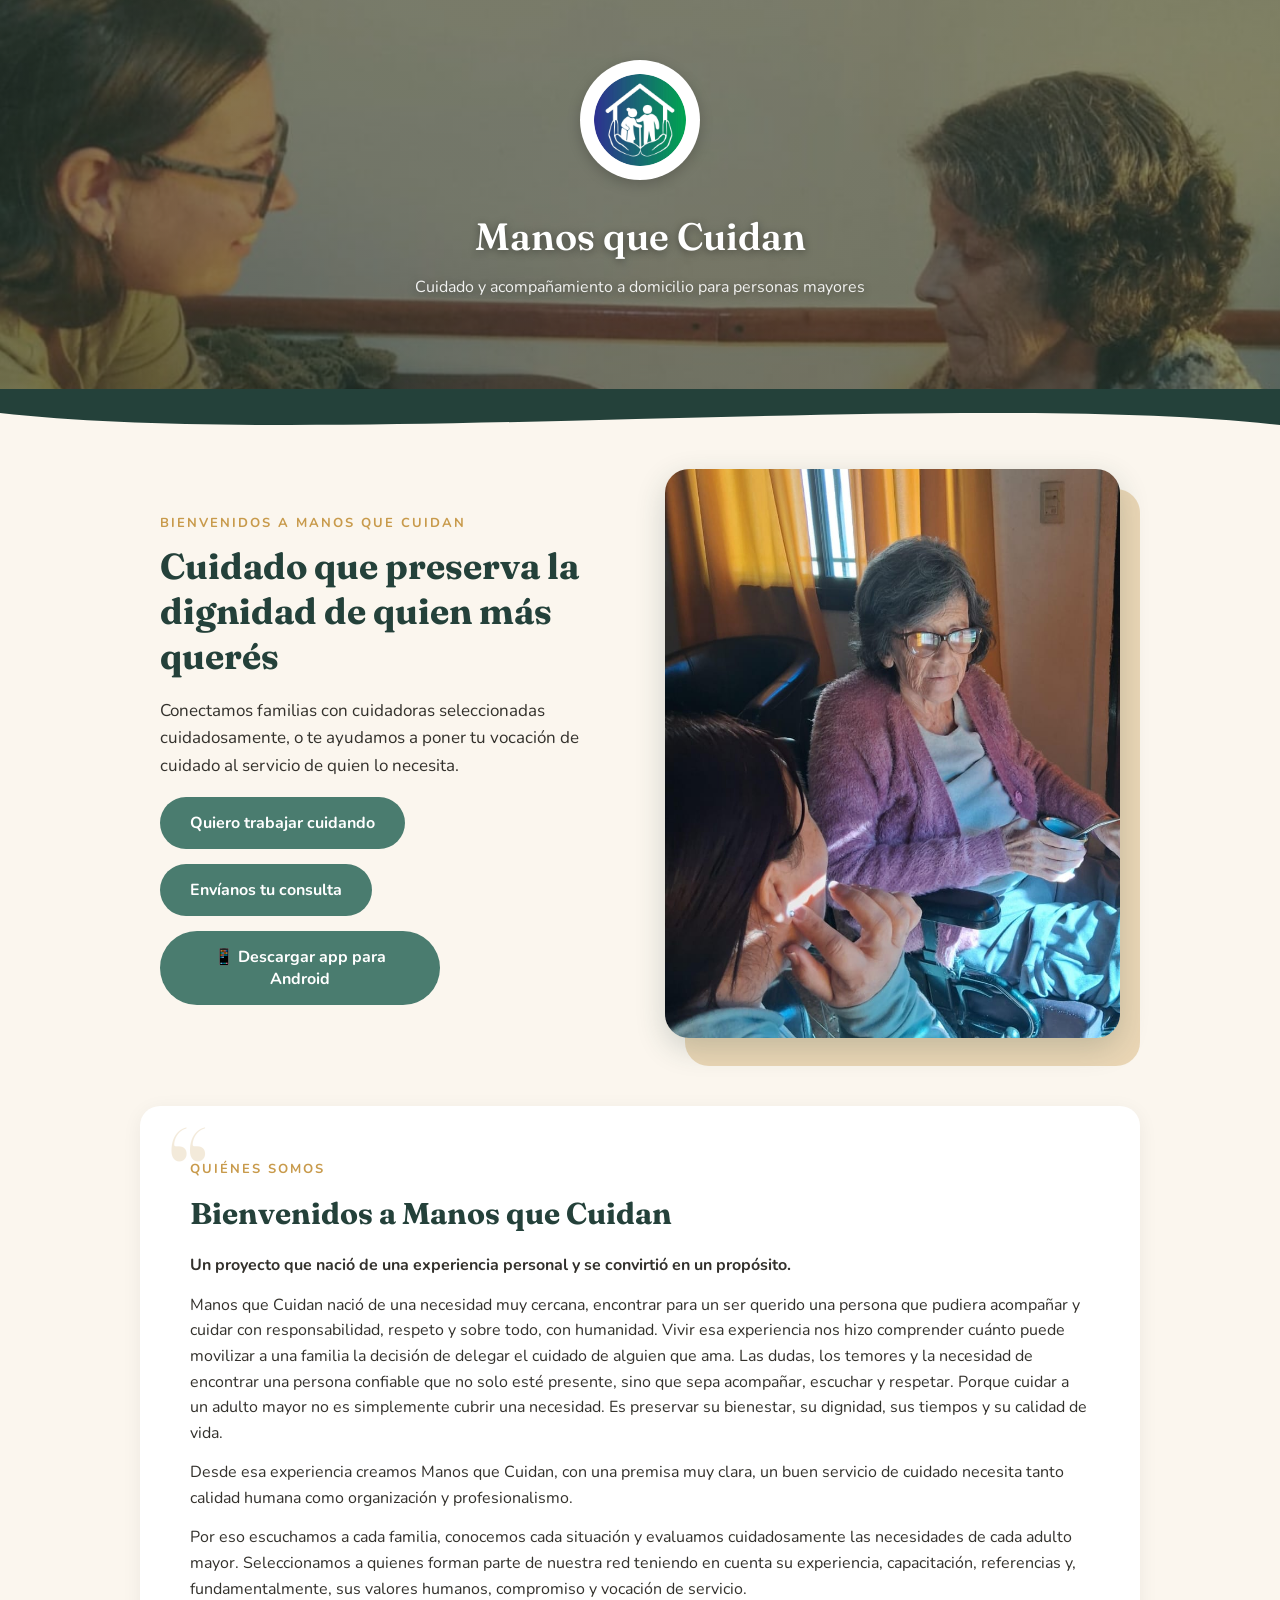
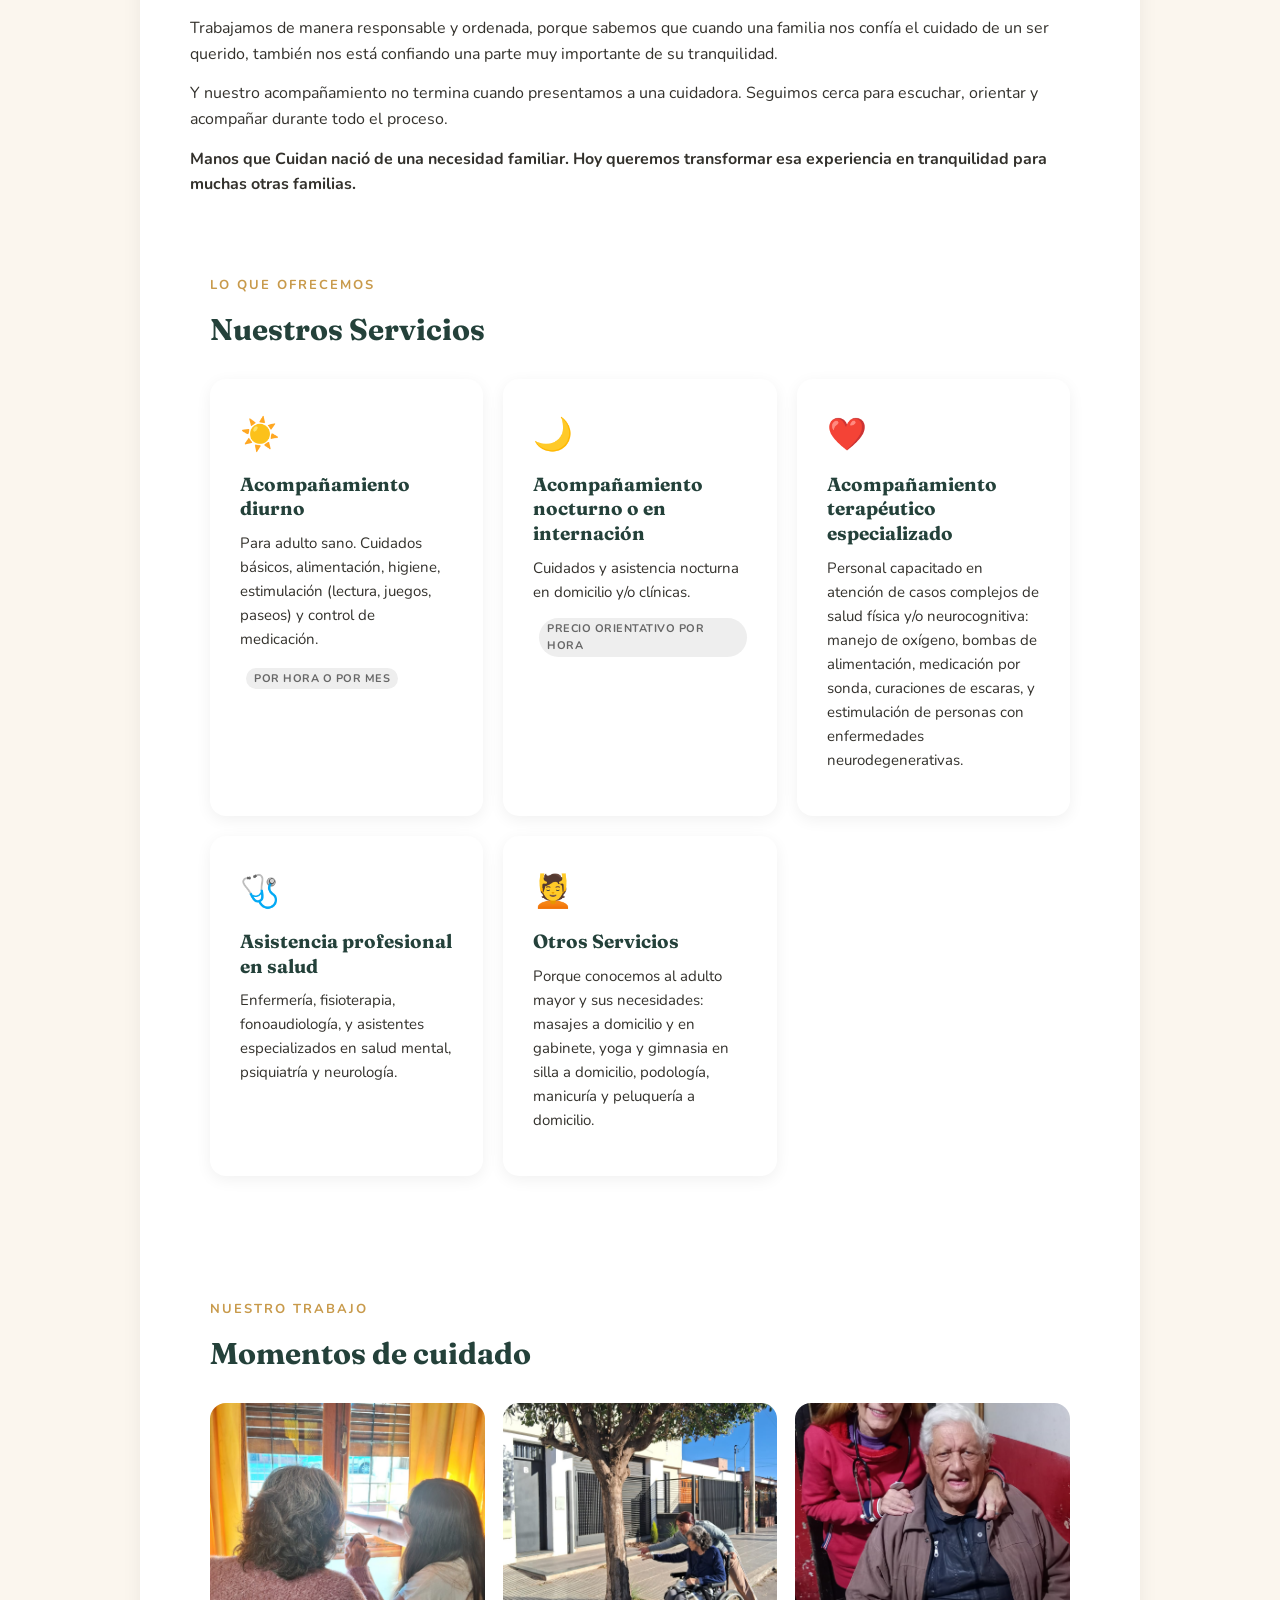
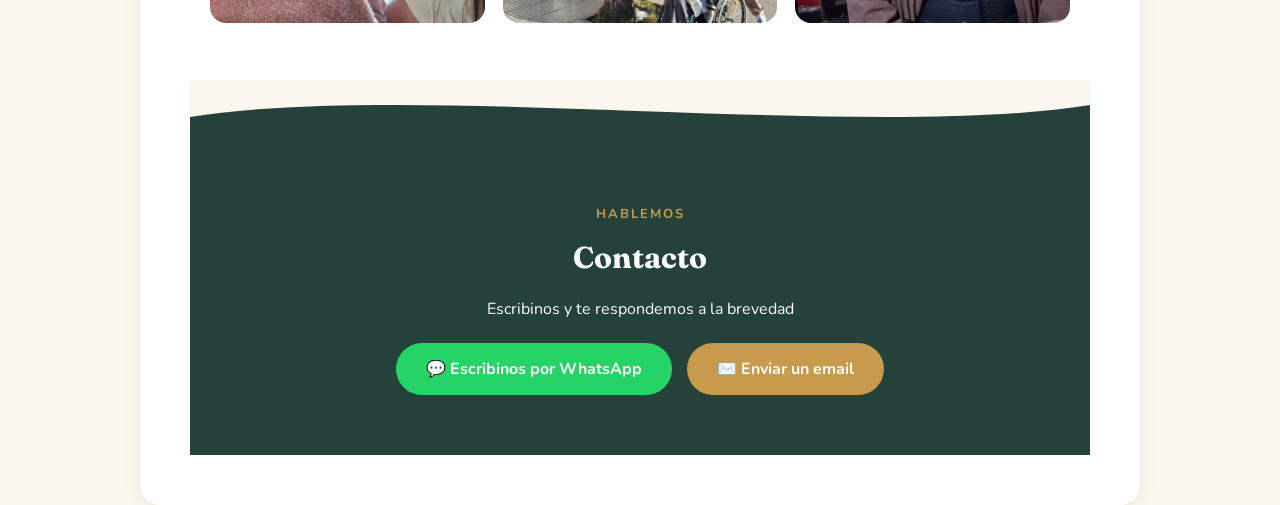
<file: index.html>
<!DOCTYPE html>
<html lang="es">
<head>
    <meta charset="UTF-8">
    <meta name="viewport" content="width=device-width, initial-scale=1.0">
    <title>Manos que Cuidan</title>
    <link rel="preconnect" href="https://fonts.googleapis.com">
    <link rel="preconnect" href="https://fonts.gstatic.com" crossorigin>
    <link href="https://fonts.googleapis.com/css2?family=Fraunces:opsz,wght@9..144,600;9..144,700&family=Nunito:wght@400;600;700;800&display=swap" rel="stylesheet">
    <link rel="stylesheet" href="style.css?v=2">
</head>
<body>

    <header>
        <img src="Imagenes/logo.jpeg" alt="Logo Manos que Cuidan" class="logo">
        <h1>Manos que Cuidan</h1>
        <p>Cuidado y acompañamiento a domicilio para personas mayores</p>
    </header>

    <div class="ola ola-verde-crema">
        <svg viewBox="0 0 1440 100" preserveAspectRatio="none"><path d="M0,40 C360,100 1080,0 1440,60 L1440,100 L0,100 Z"></path></svg>
    </div>

    <section id="inicio" class="hero">
        <div class="hero-texto">
            <span class="eyebrow">Bienvenidos a Manos que Cuidan</span>
            <h2>Cuidado que preserva la dignidad de quien más querés</h2>
            <p>Conectamos familias con cuidadoras seleccionadas cuidadosamente, o te ayudamos a poner tu vocación de cuidado al servicio de quien lo necesita.</p>
            <div class="hero-botones">
                <a href="postulate.html?tipo=cuidador">
                    <button>Quiero trabajar cuidando</button>
                </a>
                <a href="postulate.html?tipo=paciente">
    <button>Envíanos tu consulta</button>
</a>

<a href="https://github.com/morcillos-jp/manossquecuidan-web/releases/latest/download/manos-que-cuidan.apk">
    <button>📱 Descargar app para Android</button>
</a>
            </div>
        </div>
        <div class="hero-imagen">
            <img src="Imagenes/principal.jpg" alt="Cuidado de personas mayores">
        </div>
    </section>

  <section id="sobre-nosotros">
    <span class="eyebrow">Quiénes somos</span>
    <h2>Bienvenidos a Manos que Cuidan</h2>
    <p><strong>Un proyecto que nació de una experiencia personal y se convirtió en un propósito.</strong></p>
    <p>Manos que Cuidan nació de una necesidad muy cercana, encontrar para un ser querido una persona que pudiera acompañar y cuidar con responsabilidad, respeto y sobre todo, con humanidad. Vivir esa experiencia nos hizo comprender cuánto puede movilizar a una familia la decisión de delegar el cuidado de alguien que ama. Las dudas, los temores y la necesidad de encontrar una persona confiable que no solo esté presente, sino que sepa acompañar, escuchar y respetar. Porque cuidar a un adulto mayor no es simplemente cubrir una necesidad. Es preservar su bienestar, su dignidad, sus tiempos y su calidad de vida.</p>
    <p>Desde esa experiencia creamos Manos que Cuidan, con una premisa muy clara, un buen servicio de cuidado necesita tanto calidad humana como organización y profesionalismo.</p>
    <p>Por eso escuchamos a cada familia, conocemos cada situación y evaluamos cuidadosamente las necesidades de cada adulto mayor. Seleccionamos a quienes forman parte de nuestra red teniendo en cuenta su experiencia, capacitación, referencias y, fundamentalmente, sus valores humanos, compromiso y vocación de servicio.</p>
    <p>Trabajamos de manera responsable y ordenada, porque sabemos que cuando una familia nos confía el cuidado de un ser querido, también nos está confiando una parte muy importante de su tranquilidad.</p>
    <p>Y nuestro acompañamiento no termina cuando presentamos a una cuidadora. Seguimos cerca para escuchar, orientar y acompañar durante todo el proceso.</p>
    <p><strong>Manos que Cuidan nació de una necesidad familiar. Hoy queremos transformar esa experiencia en tranquilidad para muchas otras familias.</strong></p>
<section id="servicios">
    <span class="eyebrow">Lo que ofrecemos</span>
    <h2>Nuestros Servicios</h2>
    <div class="servicios-grid">

        <div class="servicio-card">
            <span class="servicio-icono">☀️</span>
            <h3>Acompañamiento diurno</h3>
            <p>Para adulto sano. Cuidados básicos, alimentación, higiene, estimulación (lectura, juegos, paseos) y control de medicación.</p>
            <span class="badge-opcional">Por hora o por mes</span>
        </div>

        <div class="servicio-card">
            <span class="servicio-icono">🌙</span>
            <h3>Acompañamiento nocturno o en internación</h3>
            <p>Cuidados y asistencia nocturna en domicilio y/o clínicas.</p>
            <span class="badge-opcional">Precio orientativo por hora</span>
        </div>

        <div class="servicio-card">
            <span class="servicio-icono">❤️</span>
            <h3>Acompañamiento terapéutico especializado</h3>
            <p>Personal capacitado en atención de casos complejos de salud física y/o neurocognitiva: manejo de oxígeno, bombas de alimentación, medicación por sonda, curaciones de escaras, y estimulación de personas con enfermedades neurodegenerativas.</p>
        </div>

        <div class="servicio-card">
            <span class="servicio-icono">🩺</span>
            <h3>Asistencia profesional en salud</h3>
            <p>Enfermería, fisioterapia, fonoaudiología, y asistentes especializados en salud mental, psiquiatría y neurología.</p>
        </div>

        <div class="servicio-card">
            <span class="servicio-icono">💆</span>
            <h3>Otros Servicios</h3>
            <p>Porque conocemos al adulto mayor y sus necesidades: masajes a domicilio y en gabinete, yoga y gimnasia en silla a domicilio, podología, manicuría y peluquería a domicilio.</p>
        </div>

    </div>
</section>
    <section id="galeria">
        <span class="eyebrow">Nuestro trabajo</span>
        <h2>Momentos de cuidado</h2>
        <div class="galeria-grid">
            <img src="Imagenes/foto1.jpg" alt="Cuidado y compañía">
            <img src="Imagenes/foto2.jpg" alt="Acompañamiento a personas mayores">
            <img src="Imagenes/foto3.jpg" alt="Cuidado profesional">
        </div>
    </section>

    <div class="ola ola-crema-verde">
        <svg viewBox="0 0 1440 100" preserveAspectRatio="none"><path d="M0,60 C360,0 1080,100 1440,40 L1440,100 L0,100 Z"></path></svg>
    </div>

    <section id="contacto">
        <span class="eyebrow">Hablemos</span>
        <h2>Contacto</h2>
        <p>Escribinos y te respondemos a la brevedad</p>
        <div class="botones-contacto">
            <a href="https://wa.me/5493518016745" target="_blank">
                <button class="btn-whatsapp">💬 Escribinos por WhatsApp</button>
            </a>
            <a href="mailto:manossquecuidan.26@gmail.com">
                <button class="btn-email">✉️ Enviar un email</button>
            </a>
        </div>
    </section>

    <script src="script.js"></script>
</body>
</html>
</file>
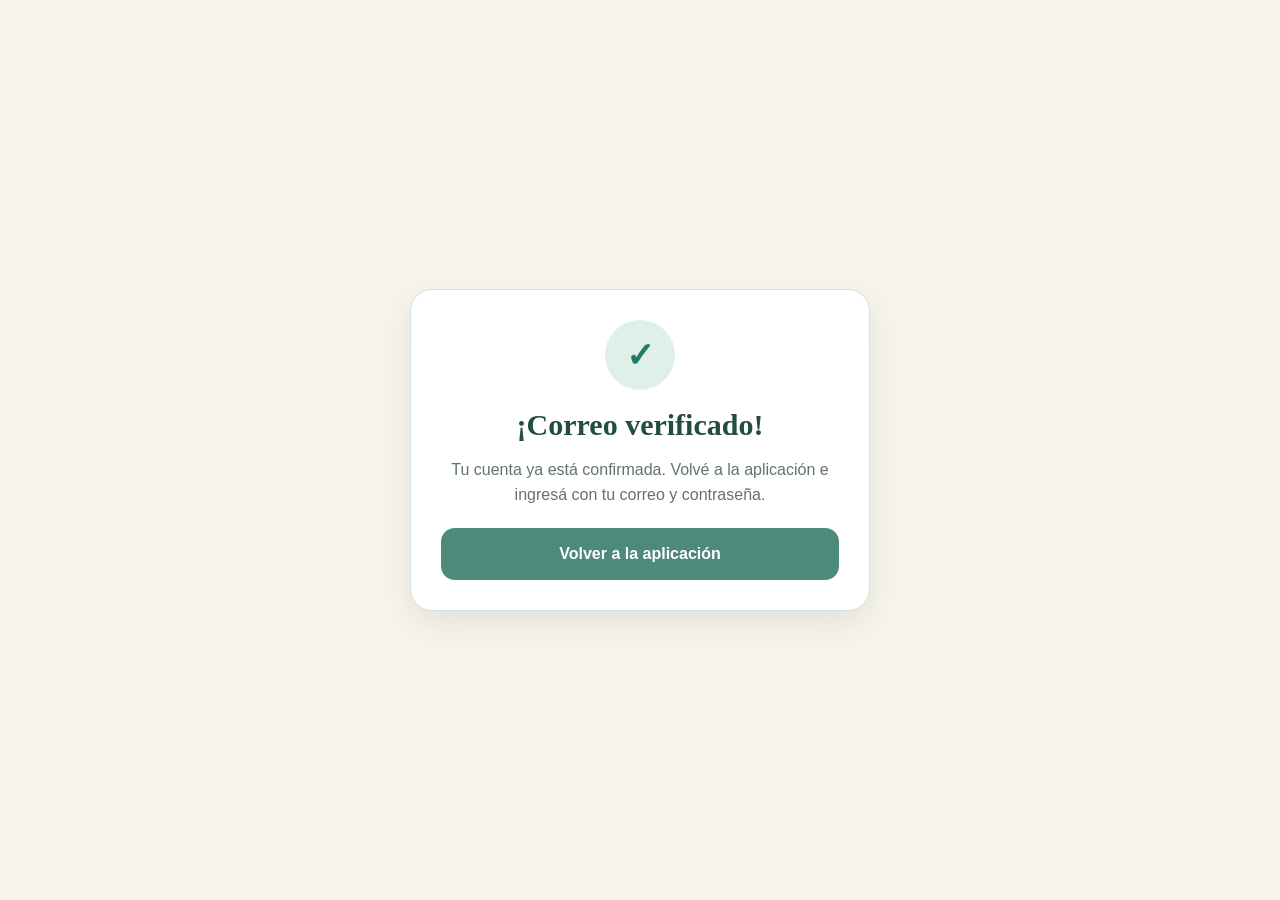
<file: confirmacion.html>
<!doctype html>
<html lang="es">
<head>
  <meta charset="utf-8">
  <meta name="viewport" content="width=device-width,initial-scale=1">
  <meta name="theme-color" content="#214d43">
  <title>Correo verificado | Manos que Cuidan</title>
  <style>
    *{box-sizing:border-box}body{margin:0;font-family:Arial,sans-serif;background:#f8f4ec;color:#18312d;min-height:100vh;display:grid;place-items:center;padding:20px}.card{width:min(460px,100%);background:#fff;border:1px solid #d5e1dd;border-radius:22px;padding:30px;text-align:center;box-shadow:0 12px 32px #18312d18}.mark{width:70px;height:70px;border-radius:50%;display:grid;place-items:center;margin:0 auto 18px;background:#dff0e8;color:#247a68;font-size:34px;font-weight:800}h1{margin:0 0 10px;color:#214d43;font-family:Georgia,serif;font-size:30px}p{line-height:1.55;color:#61736f}.app-link{width:100%;min-height:52px;border-radius:14px;background:#4d8a7b;color:#fff;font-size:16px;font-weight:700;margin-top:20px;display:flex;align-items:center;justify-content:center;text-decoration:none}.error .mark{background:#f8dddd;color:#8a2520}
  </style>
</head>
<body>
  <main id="card" class="card">
    <div id="mark" class="mark">✓</div>
    <h1 id="title">¡Correo verificado!</h1>
    <p id="message">Tu cuenta ya está confirmada. Volvé a la aplicación e ingresá con tu correo y contraseña.</p>
    <a class="app-link" href="manosquecuidan://">Volver a la aplicación</a>
  </main>
  <script>
    const params=new URLSearchParams(location.search),hash=new URLSearchParams(location.hash.replace(/^#/,''));
    if(params.get('error')||hash.get('error')){
      document.getElementById('card').classList.add('error');
      document.getElementById('mark').textContent='!';
      document.getElementById('title').textContent='No pudimos verificar el correo';
      document.getElementById('message').textContent='El enlace venció o ya fue utilizado. Volvé a la aplicación e iniciá sesión para solicitar uno nuevo.';
    }
    history.replaceState({},document.title,location.pathname);
  </script>
</body>
</html>
</file>
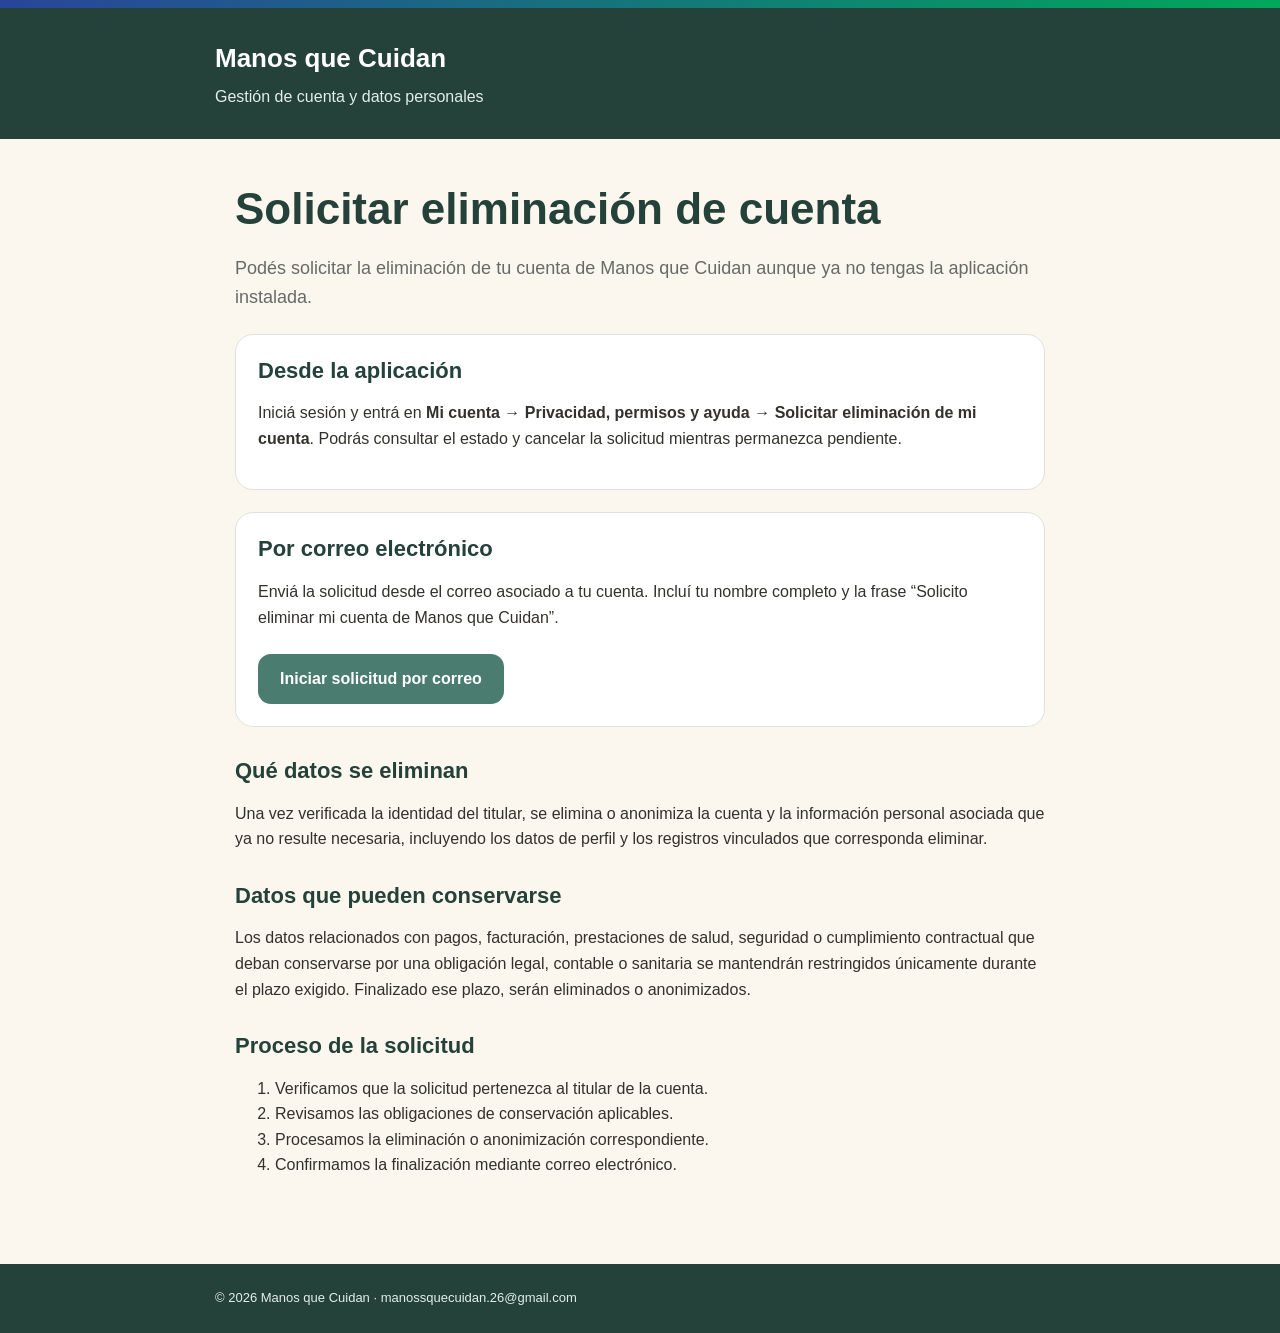
<file: eliminar-cuenta.html>
<!doctype html>
<html lang="es-AR">
<head>
  <meta charset="utf-8">
  <meta name="viewport" content="width=device-width, initial-scale=1">
  <meta name="description" content="Solicitud de eliminación de cuenta y datos de Manos que Cuidan.">
  <title>Eliminar cuenta | Manos que Cuidan</title>
  <style>
    :root {
      --azul: #29459a;
      --verde: #4a7c6f;
      --verde-oscuro: #24413a;
      --crema: #fbf6ee;
      --texto: #33312c;
      --gris: #666b67;
      --borde: #dfe2dc;
    }
    * { box-sizing: border-box; }
    body {
      margin: 0;
      background: var(--crema);
      color: var(--texto);
      font-family: Arial, sans-serif;
      line-height: 1.6;
    }
    .top { height: 8px; background: linear-gradient(90deg, var(--azul), #00a85a); }
    header { background: var(--verde-oscuro); color: white; padding: 30px 20px; }
    header div, main, footer div { width: min(850px, 100%); margin: auto; }
    .brand { font-size: 26px; font-weight: 700; margin: 0; }
    .subtitle { color: #e4eee9; margin: 4px 0 0; }
    main { padding: 42px 20px 70px; }
    h1, h2 { color: var(--verde-oscuro); line-height: 1.25; }
    h1 { font-size: clamp(30px, 6vw, 44px); margin: 0 0 12px; }
    h2 { font-size: 22px; margin: 30px 0 8px; }
    .intro { color: var(--gris); font-size: 18px; }
    .card {
      background: white;
      border: 1px solid var(--borde);
      border-radius: 18px;
      margin: 22px 0;
      padding: 22px;
    }
    .card h2 { margin-top: 0; }
    .button {
      display: inline-flex;
      align-items: center;
      justify-content: center;
      min-height: 50px;
      margin-top: 8px;
      padding: 0 22px;
      border-radius: 13px;
      background: var(--verde);
      color: white;
      font-weight: 700;
      text-decoration: none;
    }
    a { color: var(--verde); font-weight: 700; }
    footer { background: var(--verde-oscuro); color: #e4eee9; padding: 24px 20px; font-size: 13px; }
  </style>
</head>
<body>
  <div class="top"></div>
  <header>
    <div>
      <p class="brand">Manos que Cuidan</p>
      <p class="subtitle">Gestión de cuenta y datos personales</p>
    </div>
  </header>

  <main>
    <h1>Solicitar eliminación de cuenta</h1>
    <p class="intro">Podés solicitar la eliminación de tu cuenta de Manos que Cuidan aunque ya no tengas la aplicación instalada.</p>

    <section class="card">
      <h2>Desde la aplicación</h2>
      <p>Iniciá sesión y entrá en <strong>Mi cuenta → Privacidad, permisos y ayuda → Solicitar eliminación de mi cuenta</strong>. Podrás consultar el estado y cancelar la solicitud mientras permanezca pendiente.</p>
    </section>

    <section class="card">
      <h2>Por correo electrónico</h2>
      <p>Enviá la solicitud desde el correo asociado a tu cuenta. Incluí tu nombre completo y la frase “Solicito eliminar mi cuenta de Manos que Cuidan”.</p>
      <a class="button" href="mailto:manossquecuidan.26@gmail.com?subject=Solicitud%20de%20eliminaci%C3%B3n%20de%20cuenta&body=Nombre%20completo%3A%0ACorreo%20asociado%20a%20la%20cuenta%3A%0A%0ASolicito%20eliminar%20mi%20cuenta%20de%20Manos%20que%20Cuidan.">Iniciar solicitud por correo</a>
    </section>

    <h2>Qué datos se eliminan</h2>
    <p>Una vez verificada la identidad del titular, se elimina o anonimiza la cuenta y la información personal asociada que ya no resulte necesaria, incluyendo los datos de perfil y los registros vinculados que corresponda eliminar.</p>

    <h2>Datos que pueden conservarse</h2>
    <p>Los datos relacionados con pagos, facturación, prestaciones de salud, seguridad o cumplimiento contractual que deban conservarse por una obligación legal, contable o sanitaria se mantendrán restringidos únicamente durante el plazo exigido. Finalizado ese plazo, serán eliminados o anonimizados.</p>

    <h2>Proceso de la solicitud</h2>
    <ol>
      <li>Verificamos que la solicitud pertenezca al titular de la cuenta.</li>
      <li>Revisamos las obligaciones de conservación aplicables.</li>
      <li>Procesamos la eliminación o anonimización correspondiente.</li>
      <li>Confirmamos la finalización mediante correo electrónico.</li>
    </ol>
  </main>

  <footer>
    <div>© 2026 Manos que Cuidan · manossquecuidan.26@gmail.com</div>
  </footer>
</body>
</html>
</file>
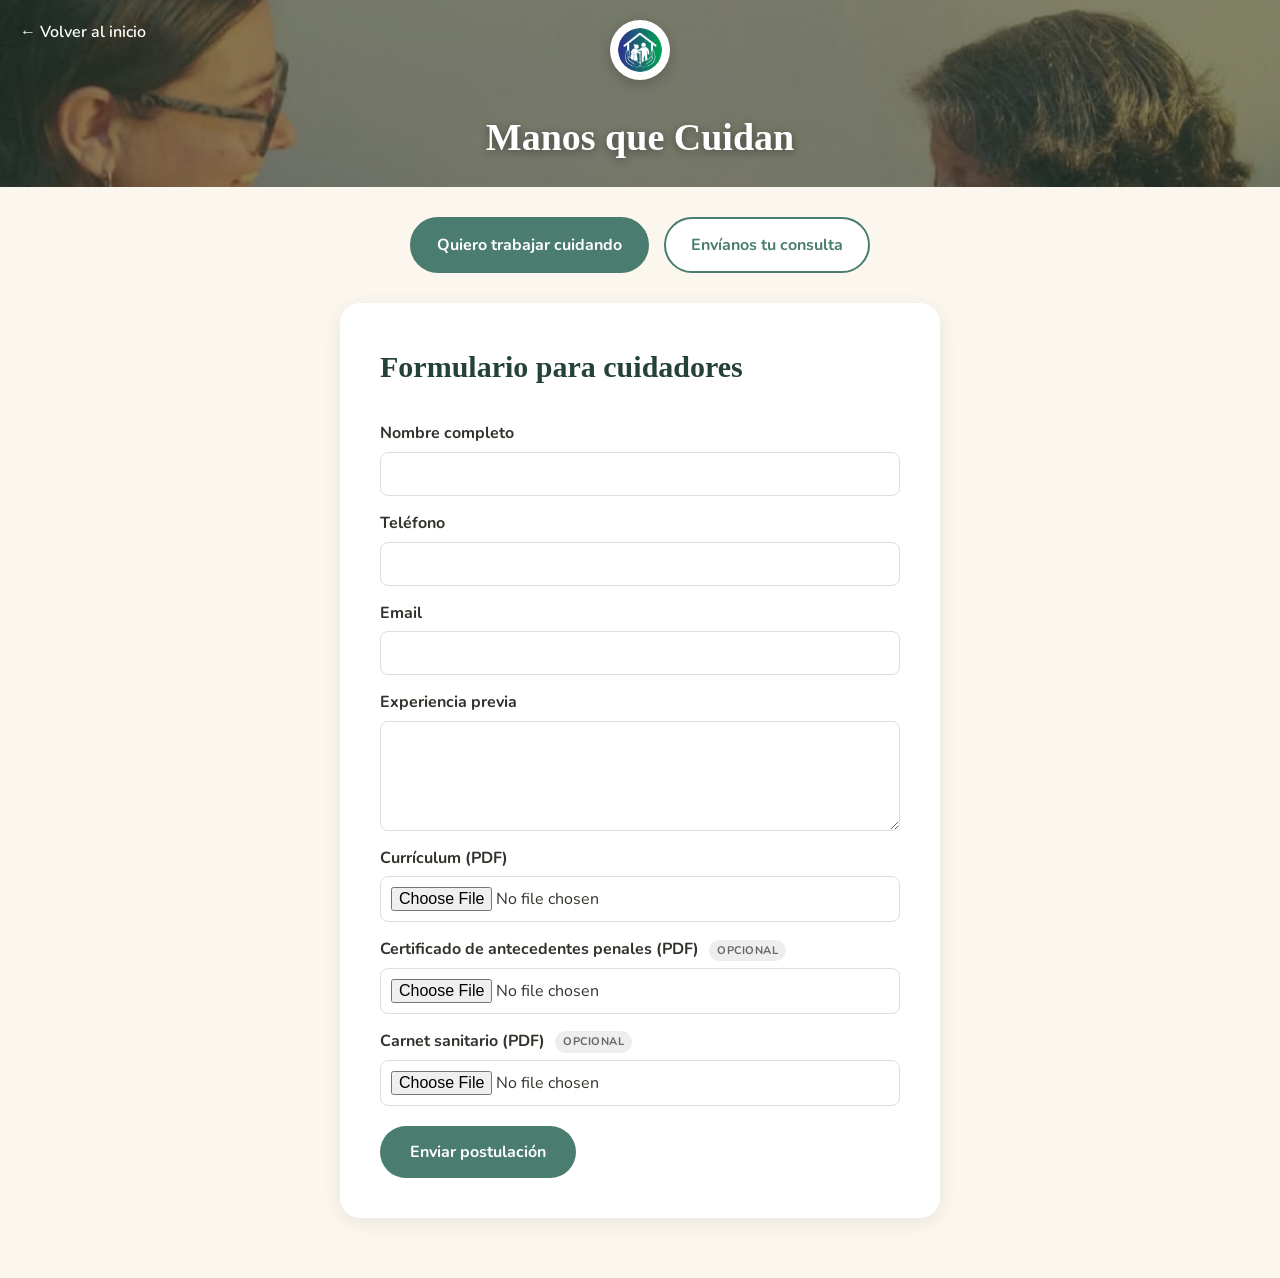
<file: postulate.html>
<!DOCTYPE html>
<html lang="es">
<head>
    <meta charset="UTF-8">
    <meta name="viewport" content="width=device-width, initial-scale=1.0">
    <title>Postulate o solicitá el servicio - Manos que Cuidan</title>
    <link rel="preconnect" href="https://fonts.googleapis.com">
    <link rel="preconnect" href="https://fonts.gstatic.com" crossorigin>
    <link href="https://fonts.googleapis.com/css2?family=Nunito:wght@400;600;700;800&display=swap" rel="stylesheet">
    <link rel="stylesheet" href="style.css?v=2">
</head>
<body class="pagina-formularios">

    <header class="header-chico">
        <a href="index.html" class="volver">← Volver al inicio</a>
        <img src="Imagenes/logo.jpeg" alt="Logo Manos que Cuidan" class="logo">
        <h1>Manos que Cuidan</h1>
    </header>

    <div class="selector-formulario">
        <button class="tab-btn activo" onclick="mostrarFormulario('cuidador')">Quiero trabajar cuidando</button>
        <button class="tab-btn" onclick="mostrarFormulario('paciente')">Envíanos tu consulta</button>
    </div>

    <section id="panel-cuidadores">
        <h2>Formulario para cuidadores</h2>
        <form id="form-cuidador">
            <label for="nombre-cuidador">Nombre completo</label>
            <input type="text" id="nombre-cuidador" name="nombre" required>

            <label for="telefono-cuidador">Teléfono</label>
            <input type="tel" id="telefono-cuidador" name="telefono" required>

            <label for="email-cuidador">Email</label>
            <input type="email" id="email-cuidador" name="email" required>

            <label for="experiencia">Experiencia previa</label>
            <textarea id="experiencia" name="experiencia" rows="4"></textarea>

            <label for="cv">Currículum (PDF)</label>
            <input type="file" id="cv" name="cv" accept=".pdf" required>

            <label for="antecedentes">Certificado de antecedentes penales (PDF) <span class="badge-opcional">Opcional</span></label>
            <input type="file" id="antecedentes" name="antecedentes" accept=".pdf">

            <label for="carnet">Carnet sanitario (PDF) <span class="badge-opcional">Opcional</span></label>
            <input type="file" id="carnet" name="carnet" accept=".pdf">

            <button type="submit">Enviar postulación</button>
        </form>
    </section>

    <section id="panel-pacientes">
        <h2>Formulario para familias / pacientes</h2>
        <form id="form-paciente">
            <label for="nombre-paciente">Nombre completo</label>
            <input type="text" id="nombre-paciente" name="nombre" required>

            <label for="telefono-paciente">Teléfono</label>
            <input type="tel" id="telefono-paciente" name="telefono" required>

            <label for="email-paciente">Email</label>
            <input type="email" id="email-paciente" name="email" required>

            <label for="tipo-cuidado">¿Qué tipo de cuidado necesitás?</label>
            <select id="tipo-cuidado" name="tipo_cuidado" required>
                <option value="">Seleccioná una opción</option>
                <option value="compania">Compañía</option>
                <option value="cuidados-basicos">Cuidados básicos</option>
                <option value="cuidados-especializados">Cuidados especializados</option>
            </select>

            <label for="zona">Zona / barrio</label>
            <input type="text" id="zona" name="zona" required>

            <label for="comentarios">Comentarios adicionales</label>
            <textarea id="comentarios" name="comentarios" rows="4"></textarea>

            <button type="submit">Enviar consulta</button>
        </form>
    </section>

    <script src="script.js"></script>
</body>
</html>
</file>
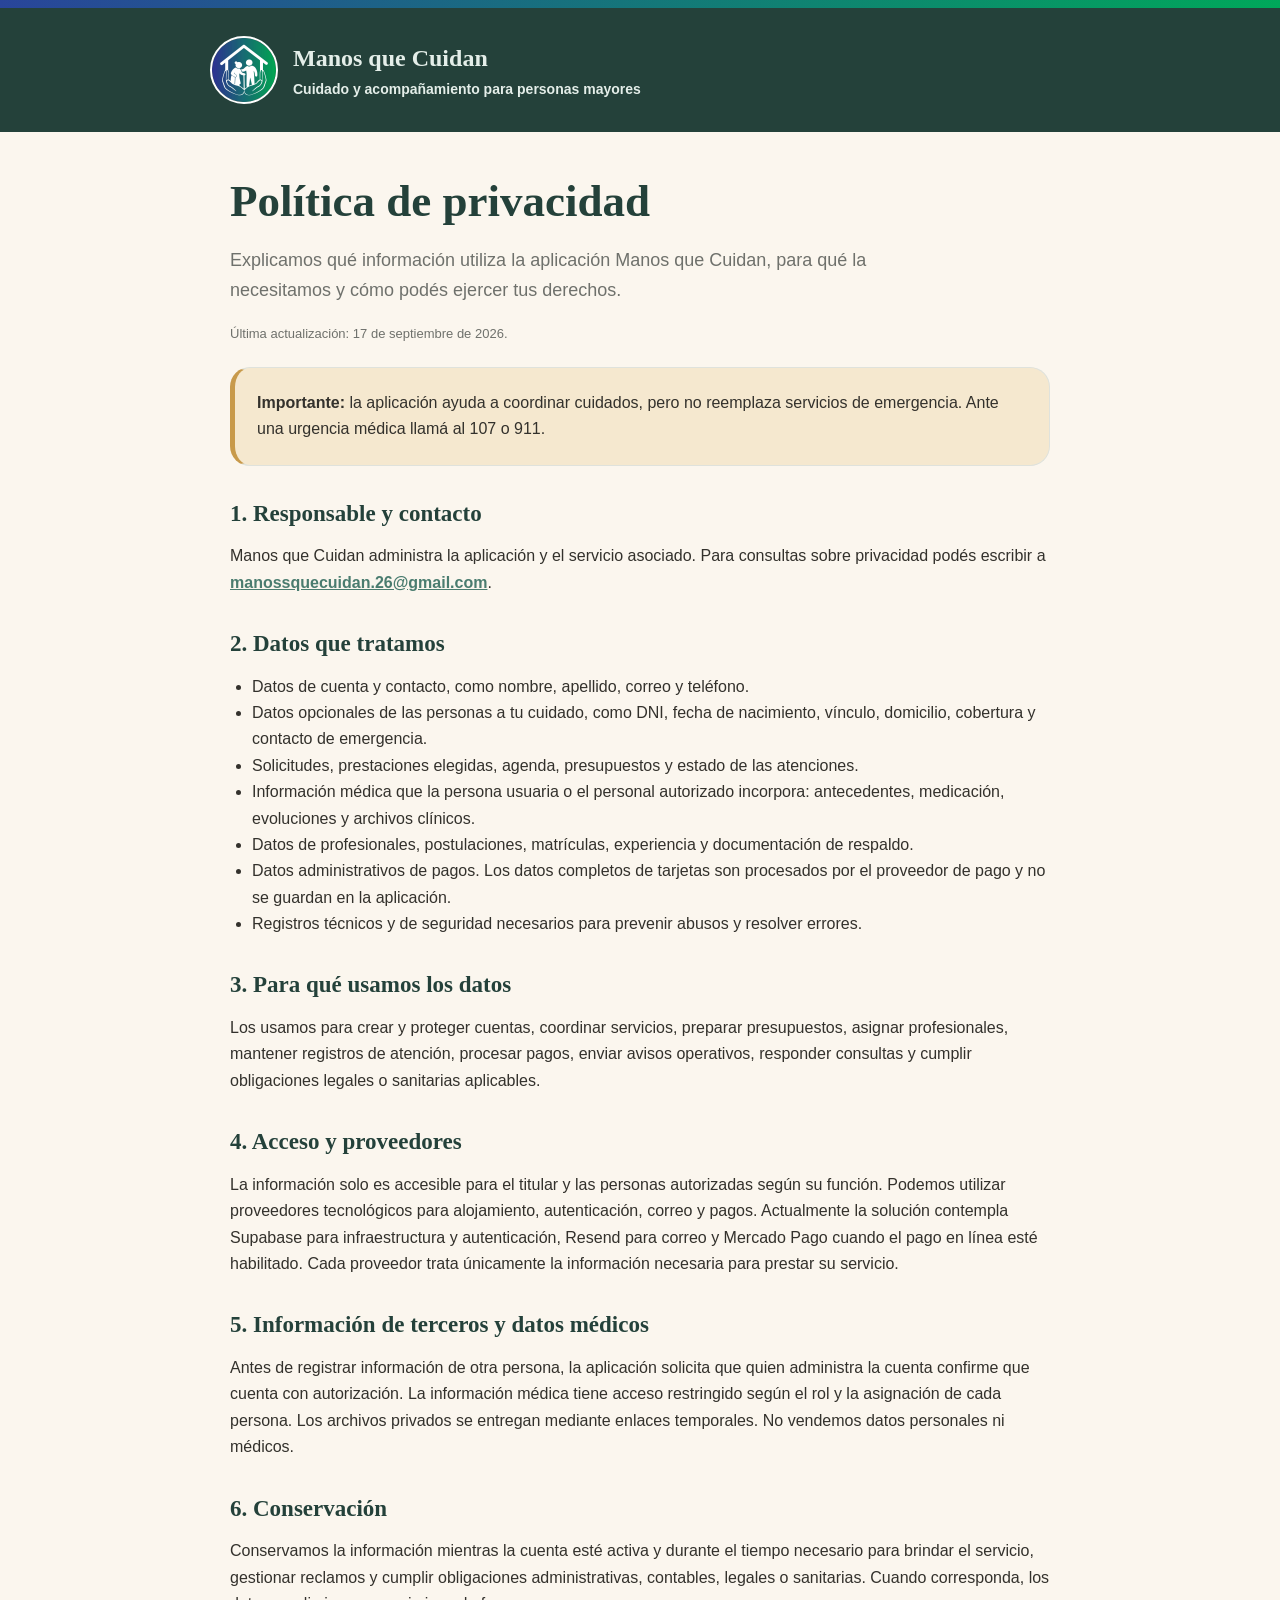
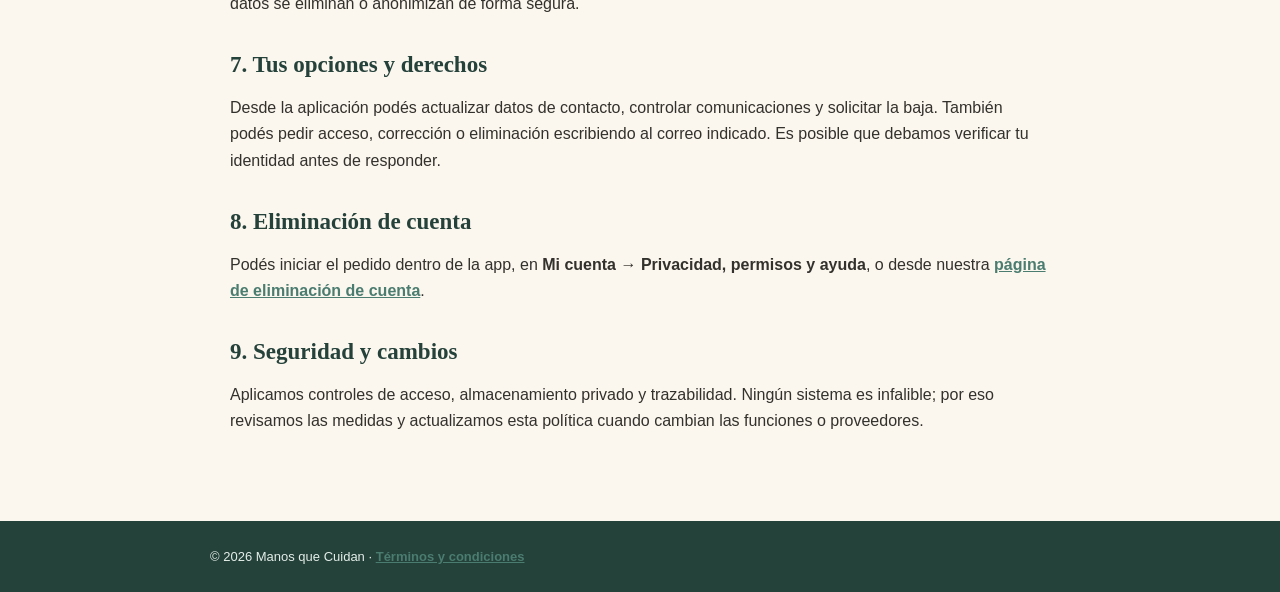
<file: privacidad.html>
<!doctype html>
<html lang="es-AR">
<head><meta charset="utf-8"><meta name="viewport" content="width=device-width,initial-scale=1"><title>Política de privacidad | Manos que Cuidan</title><link rel="stylesheet" href="estilos-app.css"></head>
<body><div class="top"></div><header><div><a class="brand" href="https://manossquecuidan.com.ar"><img src="Imagenes/logo.jpeg" alt=""><span><strong>Manos que Cuidan</strong>Cuidado y acompañamiento para personas mayores</span></a></div></header>
<main>
  <h1>Política de privacidad</h1><p class="intro">Explicamos qué información utiliza la aplicación Manos que Cuidan, para qué la necesitamos y cómo podés ejercer tus derechos.</p><p class="small">Última actualización: 17 de septiembre de 2026.</p>
  <div class="card notice"><strong>Importante:</strong> la aplicación ayuda a coordinar cuidados, pero no reemplaza servicios de emergencia. Ante una urgencia médica llamá al 107 o 911.</div>
  <h2>1. Responsable y contacto</h2><p>Manos que Cuidan administra la aplicación y el servicio asociado. Para consultas sobre privacidad podés escribir a <a href="mailto:manossquecuidan.26@gmail.com">manossquecuidan.26@gmail.com</a>.</p>
  <h2>2. Datos que tratamos</h2><ul><li>Datos de cuenta y contacto, como nombre, apellido, correo y teléfono.</li><li>Datos opcionales de las personas a tu cuidado, como DNI, fecha de nacimiento, vínculo, domicilio, cobertura y contacto de emergencia.</li><li>Solicitudes, prestaciones elegidas, agenda, presupuestos y estado de las atenciones.</li><li>Información médica que la persona usuaria o el personal autorizado incorpora: antecedentes, medicación, evoluciones y archivos clínicos.</li><li>Datos de profesionales, postulaciones, matrículas, experiencia y documentación de respaldo.</li><li>Datos administrativos de pagos. Los datos completos de tarjetas son procesados por el proveedor de pago y no se guardan en la aplicación.</li><li>Registros técnicos y de seguridad necesarios para prevenir abusos y resolver errores.</li></ul>
  <h2>3. Para qué usamos los datos</h2><p>Los usamos para crear y proteger cuentas, coordinar servicios, preparar presupuestos, asignar profesionales, mantener registros de atención, procesar pagos, enviar avisos operativos, responder consultas y cumplir obligaciones legales o sanitarias aplicables.</p>
  <h2>4. Acceso y proveedores</h2><p>La información solo es accesible para el titular y las personas autorizadas según su función. Podemos utilizar proveedores tecnológicos para alojamiento, autenticación, correo y pagos. Actualmente la solución contempla Supabase para infraestructura y autenticación, Resend para correo y Mercado Pago cuando el pago en línea esté habilitado. Cada proveedor trata únicamente la información necesaria para prestar su servicio.</p>
  <h2>5. Información de terceros y datos médicos</h2><p>Antes de registrar información de otra persona, la aplicación solicita que quien administra la cuenta confirme que cuenta con autorización. La información médica tiene acceso restringido según el rol y la asignación de cada persona. Los archivos privados se entregan mediante enlaces temporales. No vendemos datos personales ni médicos.</p>
  <h2>6. Conservación</h2><p>Conservamos la información mientras la cuenta esté activa y durante el tiempo necesario para brindar el servicio, gestionar reclamos y cumplir obligaciones administrativas, contables, legales o sanitarias. Cuando corresponda, los datos se eliminan o anonimizan de forma segura.</p>
  <h2>7. Tus opciones y derechos</h2><p>Desde la aplicación podés actualizar datos de contacto, controlar comunicaciones y solicitar la baja. También podés pedir acceso, corrección o eliminación escribiendo al correo indicado. Es posible que debamos verificar tu identidad antes de responder.</p>
  <h2>8. Eliminación de cuenta</h2><p>Podés iniciar el pedido dentro de la app, en <strong>Mi cuenta → Privacidad, permisos y ayuda</strong>, o desde nuestra <a href="eliminar-cuenta.html">página de eliminación de cuenta</a>.</p>
  <h2>9. Seguridad y cambios</h2><p>Aplicamos controles de acceso, almacenamiento privado y trazabilidad. Ningún sistema es infalible; por eso revisamos las medidas y actualizamos esta política cuando cambian las funciones o proveedores.</p>
</main><footer><div>© 2026 Manos que Cuidan · <a href="terminos.html">Términos y condiciones</a></div></footer></body></html>
</file>
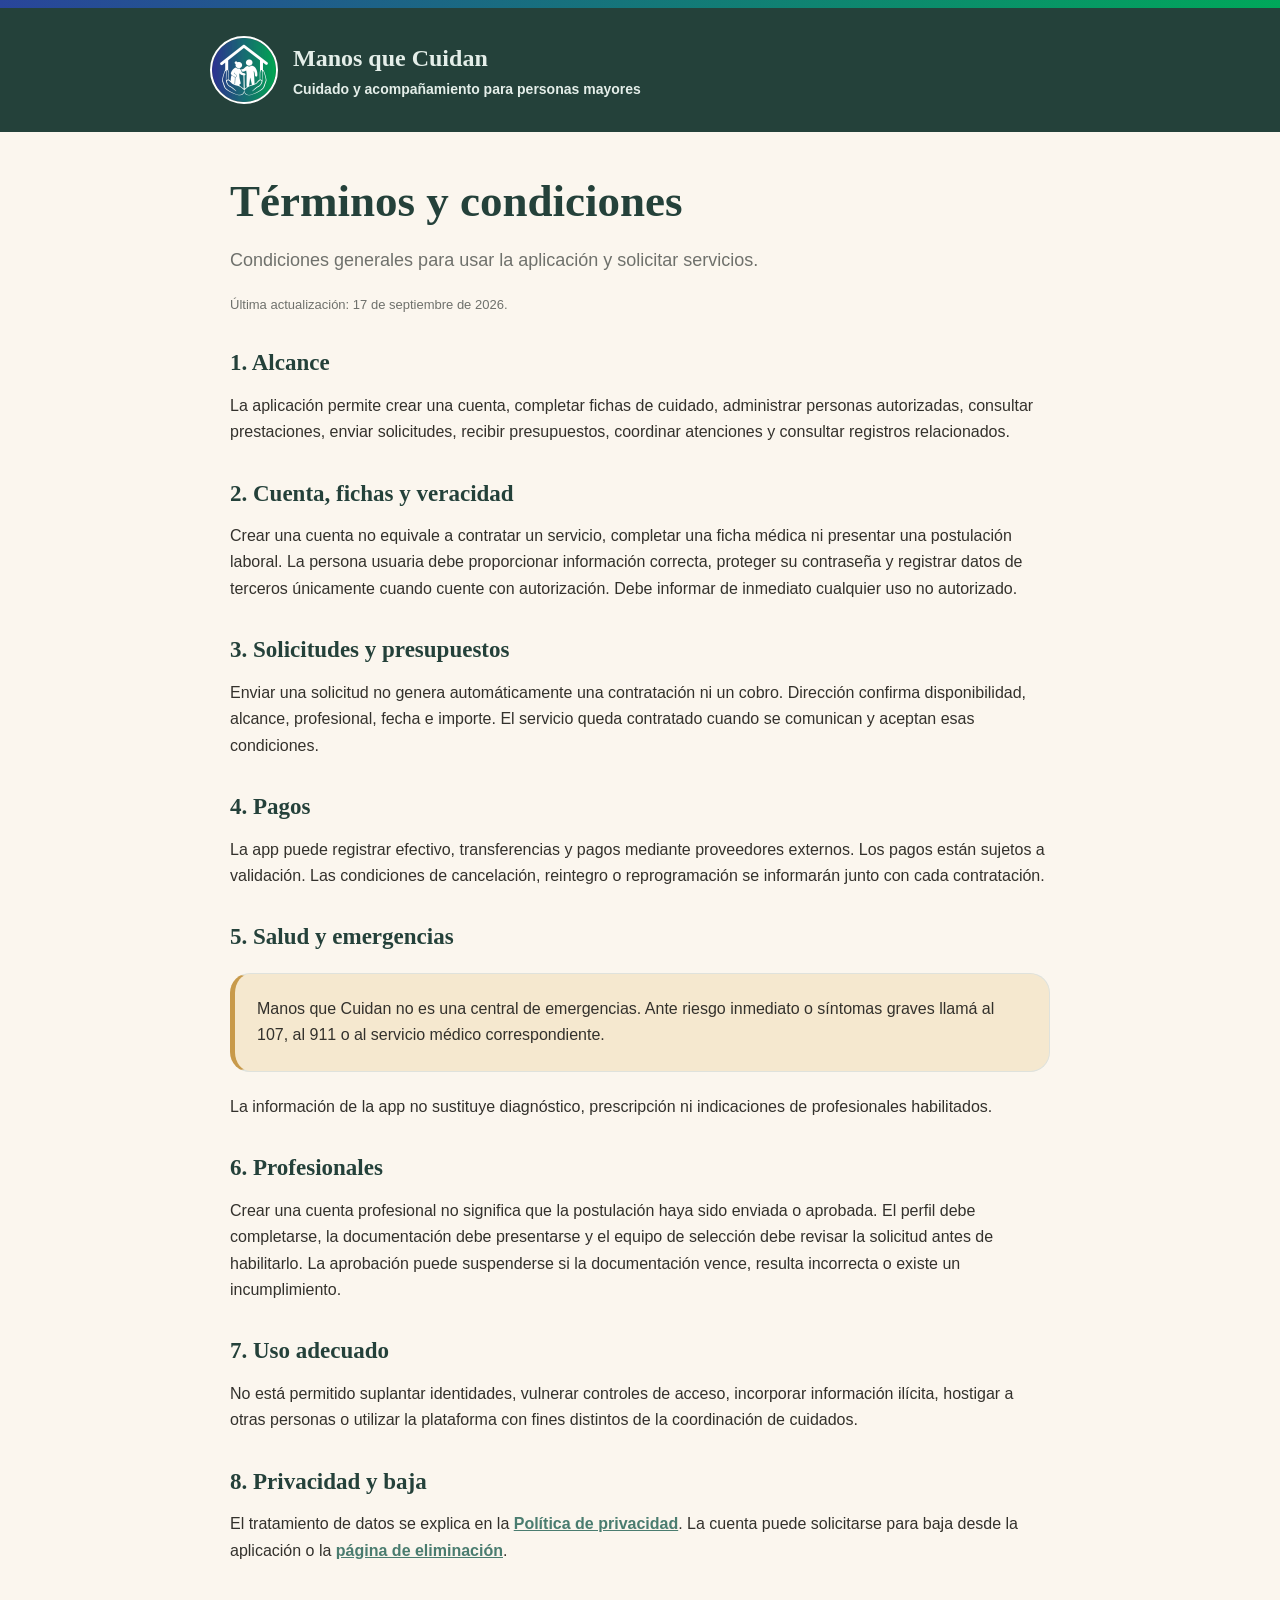
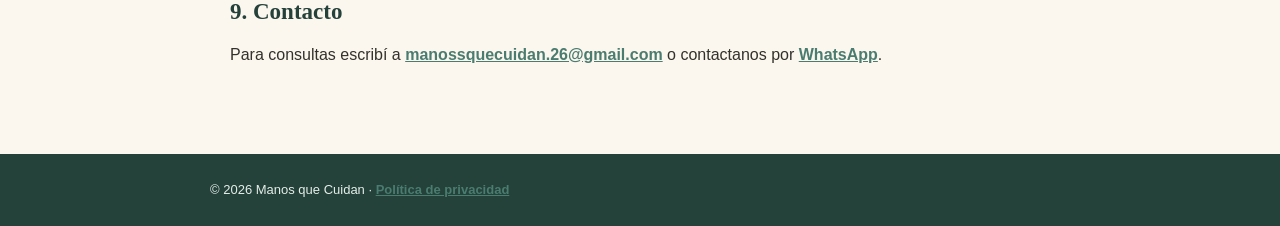
<file: terminos.html>
<!doctype html>
<html lang="es-AR">
<head><meta charset="utf-8"><meta name="viewport" content="width=device-width,initial-scale=1"><title>Términos y condiciones | Manos que Cuidan</title><link rel="stylesheet" href="estilos-app.css"></head>
<body><div class="top"></div><header><div><a class="brand" href="https://manossquecuidan.com.ar"><img src="Imagenes/logo.jpeg" alt=""><span><strong>Manos que Cuidan</strong>Cuidado y acompañamiento para personas mayores</span></a></div></header>
<main><h1>Términos y condiciones</h1><p class="intro">Condiciones generales para usar la aplicación y solicitar servicios.</p><p class="small">Última actualización: 17 de septiembre de 2026.</p>
  <h2>1. Alcance</h2><p>La aplicación permite crear una cuenta, completar fichas de cuidado, administrar personas autorizadas, consultar prestaciones, enviar solicitudes, recibir presupuestos, coordinar atenciones y consultar registros relacionados.</p>
  <h2>2. Cuenta, fichas y veracidad</h2><p>Crear una cuenta no equivale a contratar un servicio, completar una ficha médica ni presentar una postulación laboral. La persona usuaria debe proporcionar información correcta, proteger su contraseña y registrar datos de terceros únicamente cuando cuente con autorización. Debe informar de inmediato cualquier uso no autorizado.</p>
  <h2>3. Solicitudes y presupuestos</h2><p>Enviar una solicitud no genera automáticamente una contratación ni un cobro. Dirección confirma disponibilidad, alcance, profesional, fecha e importe. El servicio queda contratado cuando se comunican y aceptan esas condiciones.</p>
  <h2>4. Pagos</h2><p>La app puede registrar efectivo, transferencias y pagos mediante proveedores externos. Los pagos están sujetos a validación. Las condiciones de cancelación, reintegro o reprogramación se informarán junto con cada contratación.</p>
  <h2>5. Salud y emergencias</h2><div class="card notice">Manos que Cuidan no es una central de emergencias. Ante riesgo inmediato o síntomas graves llamá al 107, al 911 o al servicio médico correspondiente.</div><p>La información de la app no sustituye diagnóstico, prescripción ni indicaciones de profesionales habilitados.</p>
  <h2>6. Profesionales</h2><p>Crear una cuenta profesional no significa que la postulación haya sido enviada o aprobada. El perfil debe completarse, la documentación debe presentarse y el equipo de selección debe revisar la solicitud antes de habilitarlo. La aprobación puede suspenderse si la documentación vence, resulta incorrecta o existe un incumplimiento.</p>
  <h2>7. Uso adecuado</h2><p>No está permitido suplantar identidades, vulnerar controles de acceso, incorporar información ilícita, hostigar a otras personas o utilizar la plataforma con fines distintos de la coordinación de cuidados.</p>
  <h2>8. Privacidad y baja</h2><p>El tratamiento de datos se explica en la <a href="privacidad.html">Política de privacidad</a>. La cuenta puede solicitarse para baja desde la aplicación o la <a href="eliminar-cuenta.html">página de eliminación</a>.</p>
  <h2>9. Contacto</h2><p>Para consultas escribí a <a href="mailto:manossquecuidan.26@gmail.com">manossquecuidan.26@gmail.com</a> o contactanos por <a href="https://wa.me/5493518016745">WhatsApp</a>.</p>
</main><footer><div>© 2026 Manos que Cuidan · <a href="privacidad.html">Política de privacidad</a></div></footer></body></html>
</file>
<file: style.css>
/* ============================================
   VARIABLES
   ============================================ */
:root {
    --verde: #4a7c6f;
    --verde-oscuro: #24413a;
    --crema: #fbf6ee;
    --dorado: #c89a4b;
    --blanco: #ffffff;
    --texto: #33312c;

    --fuente-titulos: 'Fraunces', serif;
    --fuente-texto: 'Nunito', Arial, sans-serif;
}

/* ============================================
   RESETEO
   ============================================ */
* {
    margin: 0;
    padding: 0;
    box-sizing: border-box;
}

body {
    font-family: var(--fuente-texto);
    line-height: 1.6;
    color: var(--texto);
    background-color: var(--crema);
}

h1, h2 {
    font-family: var(--fuente-titulos);
}

/* ============================================
   HEADER
   ============================================ */
header {
    background-image: linear-gradient(rgba(36, 65, 58, 0.55), rgba(36, 65, 58, 0.55)), url('Imagenes/hero.jpg');
    background-size: cover;
    background-position: center 30%;
    color: white;
    text-align: center;
    padding: 60px 20px 90px;
}

header h1,
header p,
.header-info {
    text-shadow: 0 2px 8px rgba(0, 0, 0, 0.4);
}

.logo {
    max-width: 120px;
    width: 120px;
    height: 120px;
    object-fit: contain;
    background-color: white;
    border-radius: 50%;
    padding: 14px;
    margin-bottom: 18px;
    box-shadow: 0 4px 14px rgba(0, 0, 0, 0.2);
}
header h1 {
    font-size: 38px;
    font-weight: 600;
}

header p {
    opacity: 0.9;
    margin-top: 8px;
}

.header-info {
    display: flex;
    justify-content: center;
    gap: 25px;
    margin-top: 20px;
    font-weight: 600;
    flex-wrap: wrap;
}

.header-chico {
    background-color: var(--verde-oscuro);
    color: white;
    text-align: center;
    padding: 20px;
    position: relative;
}

.header-chico .logo {
    width: 60px;
    height: 60px;
    max-width: 60px;
    aspect-ratio: 1 / 1;
    object-fit: contain;
    background-color: white;
    border-radius: 50%;
    padding: 8px;
    box-shadow: 0 4px 14px rgba(0, 0, 0, 0.2);
}

.volver {
    position: absolute;
    top: 20px;
    left: 20px;
    color: white;
    text-decoration: none;
    font-weight: 600;
}

.volver:hover {
    text-decoration: underline;
}

/* ============================================
   OLA DECORATIVA
   ============================================ */
.ola {
    line-height: 0;
    margin-top: -2px;
}

.ola svg {
    display: block;
    width: 100%;
    height: 60px;
}

.ola-verde-crema {
    background-color: var(--verde-oscuro);
}

.ola-verde-crema path {
    fill: var(--crema);
}

.ola-crema-verde {
    background-color: var(--crema);
}

.ola-crema-verde path {
    fill: var(--verde-oscuro);
}

/* ============================================
   SECCIONES GENERALES
   ============================================ */
section {
    padding: 60px 20px;
    max-width: 1000px;
    margin: 0 auto;
}

.eyebrow {
    display: inline-block;
    text-transform: uppercase;
    letter-spacing: 2px;
    font-size: 13px;
    font-weight: 700;
    color: var(--dorado);
    margin-bottom: 10px;
}

h2 {
    color: var(--verde-oscuro);
    font-size: 30px;
    margin-bottom: 15px;
}

/* ============================================
   BOTONES
   ============================================ */
button {
    background-color: var(--verde);
    color: white;
    border: none;
    padding: 15px 30px;
    font-size: 16px;
    font-family: var(--fuente-texto);
    font-weight: 700;
    border-radius: 999px;
    cursor: pointer;
    transition: transform 0.2s ease, background-color 0.2s ease, box-shadow 0.2s ease;
}

button:hover {
    background-color: var(--verde-oscuro);
    transform: translateY(-3px);
    box-shadow: 0 6px 14px rgba(0, 0, 0, 0.15);
}

/* ============================================
   HERO
   ============================================ */
.hero {
    display: flex;
    align-items: center;
    gap: 50px;
    padding-top: 20px;
}

.hero-texto {
    flex: 1;
}

.hero-texto h2 {
    font-size: 36px;
    line-height: 1.25;
}

.hero-texto p {
    margin: 18px 0;
    font-size: 17px;
    max-width: 480px;
}

.hero-botones {
    display: flex;
    flex-direction: column;
    align-items: flex-start;
    gap: 15px;
    margin-top: 10px;
}

.hero-botones button {
    width: 100%;
    max-width: 280px;
    text-align: center;
}

.hero-imagen {
    flex: 1;
    position: relative;
    aspect-ratio: 4 / 5;
}

.hero-imagen::before {
    content: "";
    position: absolute;
    top: 20px;
    left: 20px;
    width: 100%;
    height: 100%;
    background-color: var(--dorado);
    opacity: 0.35;
    border-radius: 24px;
    z-index: 0;
}

.hero-imagen img {
    position: relative;
    z-index: 1;
    width: 100%;
    height: 100%;
    object-fit: cover;
    border-radius: 24px;
    box-shadow: 0 10px 30px rgba(36, 65, 58, 0.2);
}

/* ============================================
   SOBRE NOSOTROS
   ============================================ */
#sobre-nosotros {
    background-color: var(--blanco);
    border-radius: 20px;
    box-shadow: 0 4px 20px rgba(0, 0, 0, 0.06);
    padding: 50px;
    position: relative;
}

#sobre-nosotros::before {
    content: "\201C";
    font-family: var(--fuente-titulos);
    font-size: 140px;
    color: var(--dorado);
    opacity: 0.2;
    position: absolute;
    top: 10px;
    left: 30px;
    line-height: 1;
}

#sobre-nosotros h2,
#sobre-nosotros p {
    position: relative;
}

#sobre-nosotros p {
    margin-bottom: 14px;
}

/* ============================================
   GALERÍA
   ============================================ */
.galeria-grid {
    display: grid;
    grid-template-columns: repeat(3, 1fr);
    gap: 18px;
    margin-top: 25px;
}

.galeria-grid img {
    width: 100%;
    height: 220px;
    object-fit: cover;
    border-radius: 16px;
}

/* ============================================
   CONTACTO
   ============================================ */
#contacto {
    background-color: var(--verde-oscuro);
    color: white;
    text-align: center;
    max-width: 100%;
    padding-bottom: 60px;
}

#contacto h2 {
    color: white;
}

#contacto .eyebrow {
    color: var(--dorado);
}

.botones-contacto {
    display: flex;
    justify-content: center;
    gap: 15px;
    flex-wrap: wrap;
    margin-top: 20px;
}

.btn-whatsapp {
    background-color: #25d366;
}

.btn-whatsapp:hover {
    background-color: #1da851;
}

.btn-email {
    background-color: var(--dorado);
}

.btn-email:hover {
    background-color: #b3873a;
}

/* ============================================
   FORMULARIOS (postulate.html)
   ============================================ */
.pagina-formularios {
    background-color: var(--crema);
}

.selector-formulario {
    display: flex;
    justify-content: center;
    gap: 15px;
    padding: 30px 20px 10px;
}

.tab-btn {
    background-color: white;
    color: var(--verde);
    border: 2px solid var(--verde);
    padding: 15px 25px;
    border-radius: 999px;
    font-size: 16px;
    font-weight: 700;
    cursor: pointer;
}

.tab-btn.activo {
    background-color: var(--verde);
    color: white;
}

#panel-cuidadores,
#panel-pacientes {
    background-color: white;
    max-width: 600px;
    margin: 20px auto 60px;
    padding: 40px;
    border-radius: 20px;
    box-shadow: 0 4px 20px rgba(0, 0, 0, 0.08);
}

.oculto {
    display: none;
}

form {
    display: flex;
    flex-direction: column;
}

label {
    margin-top: 15px;
    margin-bottom: 5px;
    font-weight: 700;
}

input, textarea, select {
    padding: 10px;
    border: 1px solid #ddd;
    border-radius: 8px;
    font-size: 16px;
    font-family: var(--fuente-texto);
}

form button {
    margin-top: 20px;
    align-self: flex-start;
}

/* ============================================
   RESPONSIVE
   ============================================ */
@media (max-width: 700px) {
    header {
        padding: 35px 15px 50px;
        background-position: center 20%;
    }

    .logo {
        max-width: 90px;
        width: 90px;
        height: 90px;
    }

    header h1 {
        font-size: 26px;
    }

    header p {
        font-size: 14px;
    }

    section {
        padding: 40px 15px;
    }

    h2 {
        font-size: 24px;
    }

    .hero {
        flex-direction: column;
        gap: 30px;
    }

    .hero-texto h2 {
        font-size: 26px;
    }

    .hero-texto p {
        max-width: 100%;
        font-size: 15px;
    }

    .hero-botones {
        width: 100%;
    }

    .hero-botones button {
        max-width: 100%;
    }

    .hero-imagen {
        aspect-ratio: 4 / 3;
        width: 100%;
    }

    .hero-imagen::before {
        top: 12px;
        left: 12px;
    }

    #sobre-nosotros {
        padding: 25px;
    }

    #sobre-nosotros::before {
        font-size: 70px;
        top: 0;
        left: 15px;
    }

    #sobre-nosotros p {
        font-size: 15px;
    }

    .galeria-grid {
        grid-template-columns: 1fr;
    }

    .galeria-grid img {
        height: 200px;
    }

    .botones-contacto {
        flex-direction: column;
        align-items: center;
    }

    .botones-contacto button {
        width: 100%;
        max-width: 300px;
    }

    .ola svg {
        height: 40px;
    }

    form {
        max-width: 100%;
    }

    #panel-cuidadores,
    #panel-pacientes {
        padding: 25px;
        margin: 15px;
    }

    .selector-formulario {
        flex-direction: column;
        align-items: center;
    }

    .tab-btn {
        width: 100%;
        max-width: 300px;
    }
}

.badge-opcional {
    display: inline-block;
    background-color: #eee;
    color: #666;
    font-size: 11px;
    font-weight: 700;
    text-transform: uppercase;
    letter-spacing: 0.5px;
    padding: 2px 8px;
    border-radius: 999px;
    margin-left: 6px;
    vertical-align: middle;
}

.header-chico .logo {
    width: 60px;
    height: 60px;
    max-width: 60px;
    aspect-ratio: 1 / 1;
    object-fit: contain;
    background-color: white;
    border-radius: 50%;
    padding: 8px;
    box-shadow: 0 4px 14px rgba(0, 0, 0, 0.2);
}
.servicios-grid {
    display: grid;
    grid-template-columns: repeat(auto-fit, minmax(250px, 1fr));
    gap: 20px;
    margin-top: 25px;
}

.servicio-card {
    background-color: var(--blanco);
    border-radius: 16px;
    padding: 30px;
    box-shadow: 0 4px 16px rgba(0, 0, 0, 0.06);
    transition: transform 0.2s ease;
}

.servicio-card:hover {
    transform: translateY(-4px);
}

.servicio-icono {
    font-size: 32px;
    display: block;
    margin-bottom: 12px;
}

.servicio-card h3 {
    font-family: var(--fuente-titulos);
    color: var(--verde-oscuro);
    font-size: 19px;
    margin-bottom: 10px;
    line-height: 1.3;
}

.servicio-card p {
    font-size: 15px;
    margin-bottom: 10px;
}
</file>
<file: estilos-app.css>
:root{--verde:#4a7c6f;--oscuro:#24413a;--crema:#fbf6ee;--dorado:#c89a4b;--texto:#33312c;--gris:#6f716c;--borde:#dfe2dc}*{box-sizing:border-box}body{margin:0;background:var(--crema);color:var(--texto);font-family:Nunito,Arial,sans-serif;line-height:1.65}.top{height:8px;background:linear-gradient(90deg,#29459a,#00a85a)}header{background:var(--oscuro);color:#fff;padding:28px 20px}header>div,main,footer>div{width:min(860px,100%);margin:auto}.brand{display:flex;align-items:center;gap:15px;color:#fff;text-decoration:none}.brand img{width:68px;height:68px;border-radius:50%;border:2px solid #fff}.brand strong{display:block;font-family:Georgia,serif;font-size:24px}.brand span{color:#e4eee9;font-size:14px}main{padding:42px 20px 70px}h1,h2{font-family:Georgia,serif;color:var(--oscuro);line-height:1.2}h1{font-size:clamp(30px,6vw,45px);margin:0 0 14px}h2{font-size:23px;margin:34px 0 8px}.intro{font-size:18px;color:var(--gris);max-width:720px}.card{background:#fff;border:1px solid var(--borde);border-radius:20px;padding:22px;margin:22px 0}.notice{background:#f5e8cf;border-left:5px solid var(--dorado)}a{color:var(--verde);font-weight:700}.button{display:inline-flex;min-height:50px;padding:0 22px;align-items:center;justify-content:center;background:var(--verde);color:#fff;border-radius:14px;text-decoration:none;margin:8px 8px 8px 0}.button.alt{background:#fff;color:var(--oscuro);border:1px solid var(--verde)}ul{padding-left:22px}footer{background:var(--oscuro);color:#e4eee9;padding:25px 20px;font-size:13px}.small{font-size:13px;color:var(--gris)}
</file>
